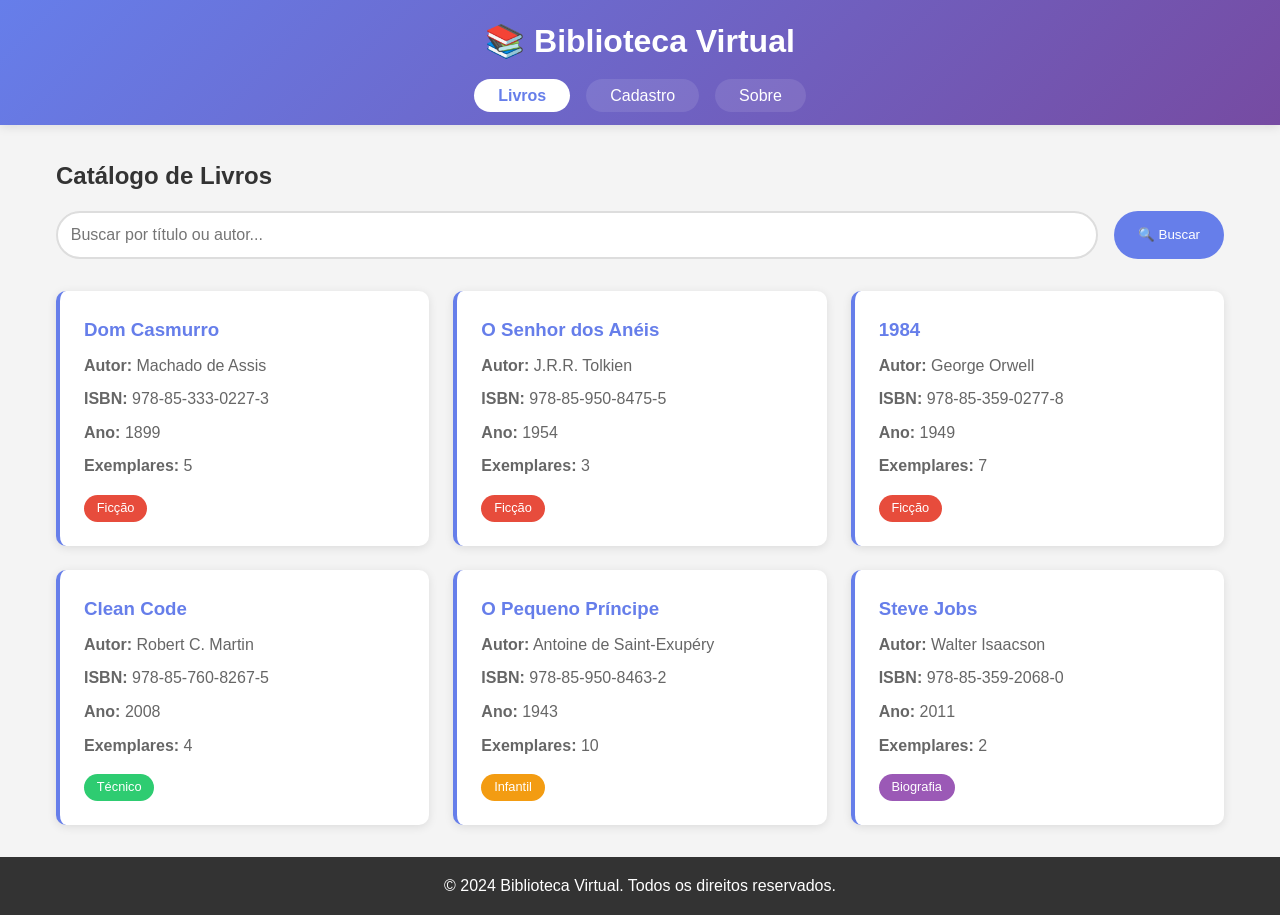
<file: index.html>
<!DOCTYPE html>
<html lang="pt-BR">
<head>
<meta charset="UTF-8">
<meta name="viewport" content="width=device-width, initial-scale=1.0">
<title>Biblioteca - Livros</title>
<link rel="stylesheet" href="styles.css">
</head>
<body>
<header>
<h1>📚 Biblioteca Virtual</h1>
<nav>
<ul>
<li><a href="index.html" class="active">Livros</a></li>
<li><a href="cadastro.html">Cadastro</a></li>
<li><a href="sobre.html">Sobre</a></li>
</ul>
</nav>
</header>
 
    <main>
<section class="search-section">
<h2>Catálogo de Livros</h2>
<div class="search-bar">
<input type="text" id="searchInput" placeholder="Buscar por título ou autor...">
<button onclick="searchBooks()">🔍 Buscar</button>
</div>
</section>
 
        <section class="books-grid" id="booksGrid">
<!-- Livros serão inseridos via JavaScript -->
</section>
 
        <div class="no-results" id="noResults" style="display: none;">
<p>Nenhum livro encontrado com esse termo.</p>
</div>
</main>
 
    <footer>
<p>&copy; 2024 Biblioteca Virtual. Todos os direitos reservados.</p>
</footer>
 
    <script src="script.js"></script>
</body>
</html>
</file>
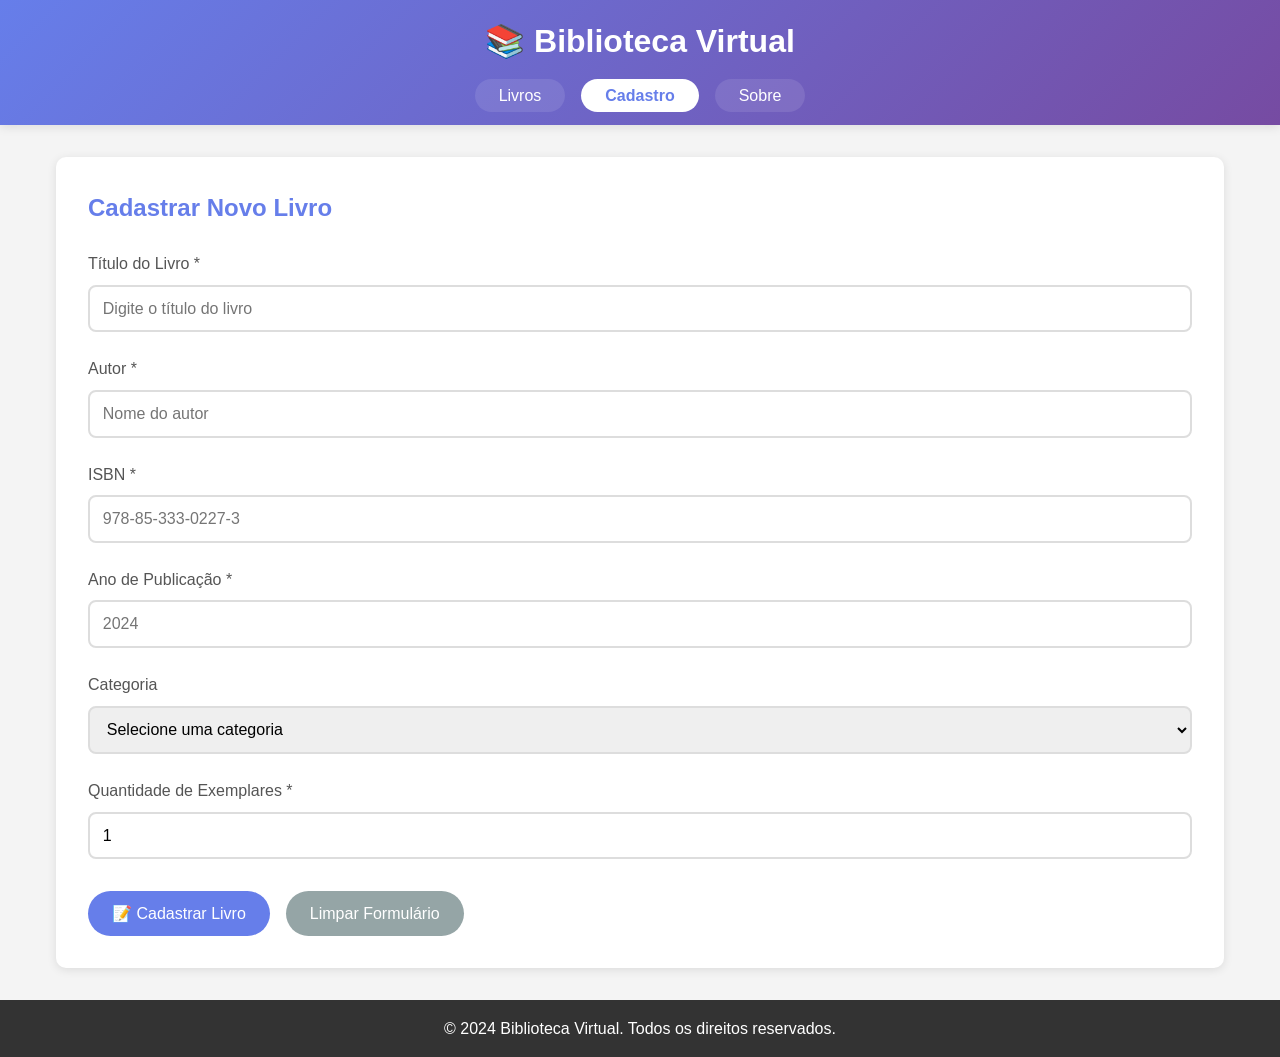
<file: cadastro.html>
<!DOCTYPE html>
<html lang="pt-BR">
<head>
    <meta charset="UTF-8">
    <meta name="viewport" content="width=device-width, initial-scale=1.0">
    <title>Biblioteca - Cadastro de Livros</title>
    <link rel="stylesheet" href="styles.css">
</head>
<body>
    <header>
        <h1>📚 Biblioteca Virtual</h1>
        <nav>
            <ul>
                <li><a href="index.html">Livros</a></li>
                <li><a href="cadastro.html" class="active">Cadastro</a></li>
                <li><a href="sobre.html">Sobre</a></li>
            </ul>
        </nav>
    </header>

    <main>
        <section class="form-section">
            <h2>Cadastrar Novo Livro</h2>
            <form id="bookForm" onsubmit="return validateForm(event)">
                <div class="form-group">
                    <label for="title">Título do Livro *</label>
                    <input type="text" id="title" name="title" required 
                           placeholder="Digite o título do livro">
                    <span class="error" id="titleError"></span>
                </div>

                <div class="form-group">
                    <label for="author">Autor *</label>
                    <input type="text" id="author" name="author" required 
                           placeholder="Nome do autor">
                    <span class="error" id="authorError"></span>
                </div>

                <div class="form-group">
                    <label for="isbn">ISBN *</label>
                    <input type="text" id="isbn" name="isbn" required 
                           placeholder="978-85-333-0227-3" maxlength="17">
                    <span class="error" id="isbnError"></span>
                </div>

                <div class="form-group">
                    <label for="year">Ano de Publicação *</label>
                    <input type="number" id="year" name="year" required 
                           placeholder="2024" min="1000" max="2024">
                    <span class="error" id="yearError"></span>
                </div>

                <div class="form-group">
                    <label for="category">Categoria</label>
                    <select id="category" name="category" required>
                        <option value="">Selecione uma categoria</option>
                        <option value="ficcao">Ficção</option>
                        <option value="nao-ficcao">Não Ficção</option>
                        <option value="tecnico">Técnico</option>
                        <option value="infantil">Infantil</option>
                        <option value="biografia">Biografia</option>
                    </select>
                    <span class="error" id="categoryError"></span>
                </div>

                <div class="form-group">
                    <label for="quantity">Quantidade de Exemplares *</label>
                    <input type="number" id="quantity" name="quantity" required 
                           min="1" max="100" value="1">
                    <span class="error" id="quantityError"></span>
                </div>

                <div class="form-actions">
                    <button type="submit" class="btn-primary">📝 Cadastrar Livro</button>
                    <button type="reset" class="btn-secondary">Limpar Formulário</button>
                </div>
            </form>

            <div class="success-message" id="successMessage" style="display: none;">
                ✅ Livro cadastrado com sucesso!
            </div>
        </section>
    </main>

    <footer>
        <p>&copy; 2024 Biblioteca Virtual. Todos os direitos reservados.</p>
    </footer>

    <script src="script.js"></script>
</body>
</html>
</file>
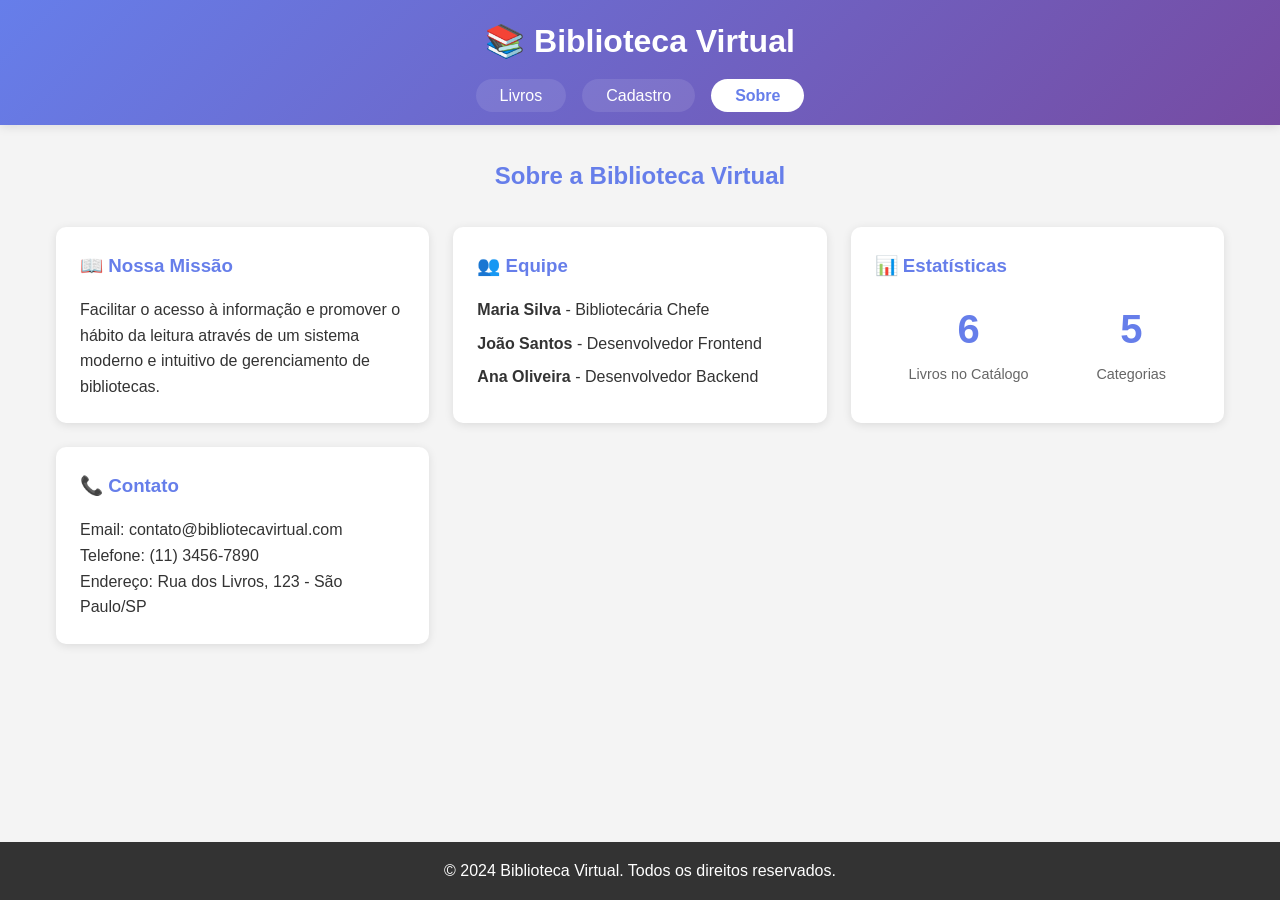
<file: sobre.html>
<!DOCTYPE html>
<html lang="pt-BR">
<head>
    <meta charset="UTF-8">
    <meta name="viewport" content="width=device-width, initial-scale=1.0">
    <title>Biblioteca - Sobre</title>
    <link rel="stylesheet" href="styles.css">
</head>
<body>
    <header>
        <h1>📚 Biblioteca Virtual</h1>
        <nav>
            <ul>
                <li><a href="index.html">Livros</a></li>
                <li><a href="cadastro.html">Cadastro</a></li>
                <li><a href="sobre.html" class="active">Sobre</a></li>
            </ul>
        </nav>
    </header>

    <main>
        <section class="about-section">
            <h2>Sobre a Biblioteca Virtual</h2>
            
            <div class="about-content">
                <div class="about-card">
                    <h3>📖 Nossa Missão</h3>
                    <p>Facilitar o acesso à informação e promover o hábito da leitura através de um sistema moderno e intuitivo de gerenciamento de bibliotecas.</p>
                </div>

                <div class="about-card">
                    <h3>👥 Equipe</h3>
                    <ul>
                        <li><strong>Maria Silva</strong> - Bibliotecária Chefe</li>
                        <li><strong>João Santos</strong> - Desenvolvedor Frontend</li>
                        <li><strong>Ana Oliveira</strong> - Desenvolvedor Backend</li>
                    </ul>
                </div>

                <div class="about-card">
                    <h3>📊 Estatísticas</h3>
                    <div class="stats">
                        <div class="stat-item">
                            <span class="stat-number" id="totalBooks">0</span>
                            <span class="stat-label">Livros no Catálogo</span>
                        </div>
                        <div class="stat-item">
                            <span class="stat-number">5</span>
                            <span class="stat-label">Categorias</span>
                        </div>
                    </div>
                </div>

                <div class="about-card">
                    <h3>📞 Contato</h3>
                    <p>Email: contato@bibliotecavirtual.com</p>
                    <p>Telefone: (11) 3456-7890</p>
                    <p>Endereço: Rua dos Livros, 123 - São Paulo/SP</p>
                </div>
            </div>
        </section>
    </main>

    <footer>
        <p>&copy; 2024 Biblioteca Virtual. Todos os direitos reservados.</p>
    </footer>

    <script src="script.js"></script>
</body>
</html>
</file>
<file: styles.css>
* {
    margin: 0;
    padding: 0;
    box-sizing: border-box;
}

body {
    font-family: 'Segoe UI', Tahoma, Geneva, Verdana, sans-serif;
    line-height: 1.6;
    color: #333;
    background-color: #f4f4f4;
    min-height: 100vh;
    display: flex;
    flex-direction: column;
}

/* Header e Navegação */
header {
    background: linear-gradient(135deg, #667eea 0%, #764ba2 100%);
    color: white;
    padding: 1rem 2rem;
    box-shadow: 0 2px 10px rgba(0,0,0,0.1);
}

header h1 {
    font-size: 2rem;
    margin-bottom: 1rem;
    text-align: center;
}

nav ul {
    list-style: none;
    display: flex;
    justify-content: center;
    gap: 1rem;
    flex-wrap: wrap;
}

nav ul li a {
    color: white;
    text-decoration: none;
    padding: 0.5rem 1.5rem;
    border-radius: 25px;
    transition: all 0.3s ease;
    background: rgba(255,255,255,0.1);
}

nav ul li a:hover {
    background: rgba(255,255,255,0.2);
    transform: translateY(-2px);
}

nav ul li a.active {
    background: white;
    color: #667eea;
    font-weight: bold;
}

/* Main Content */
main {
    flex: 1;
    max-width: 1200px;
    margin: 2rem auto;
    padding: 0 1rem;
    width: 100%;
}

/* Search Section */
.search-section {
    margin-bottom: 2rem;
}

.search-bar {
    display: flex;
    gap: 1rem;
    margin-top: 1rem;
}

.search-bar input {
    flex: 1;
    padding: 0.8rem;
    border: 2px solid #ddd;
    border-radius: 25px;
    font-size: 1rem;
}

.search-bar button {
    padding: 0.8rem 1.5rem;
    background: #667eea;
    color: white;
    border: none;
    border-radius: 25px;
    cursor: pointer;
    transition: background 0.3s;
}

.search-bar button:hover {
    background: #764ba2;
}

/* Books Grid */
.books-grid {
    display: grid;
    grid-template-columns: repeat(auto-fill, minmax(300px, 1fr));
    gap: 1.5rem;
}

.book-card {
    background: white;
    border-radius: 10px;
    padding: 1.5rem;
    box-shadow: 0 2px 10px rgba(0,0,0,0.1);
    transition: transform 0.3s, box-shadow 0.3s;
    border-left: 4px solid #667eea;
}

.book-card:hover {
    transform: translateY(-5px);
    box-shadow: 0 5px 20px rgba(0,0,0,0.15);
}

.book-card h3 {
    color: #667eea;
    margin-bottom: 0.5rem;
}

.book-card p {
    margin-bottom: 0.5rem;
    color: #666;
}

.book-card .category-badge {
    display: inline-block;
    padding: 0.2rem 0.8rem;
    background: #667eea;
    color: white;
    border-radius: 15px;
    font-size: 0.8rem;
    margin-top: 0.5rem;
}

/* Form Styles */
.form-section {
    background: white;
    padding: 2rem;
    border-radius: 10px;
    box-shadow: 0 2px 10px rgba(0,0,0,0.1);
}

.form-section h2 {
    color: #667eea;
    margin-bottom: 1.5rem;
}

.form-group {
    margin-bottom: 1.5rem;
}

.form-group label {
    display: block;
    margin-bottom: 0.5rem;
    color: #555;
    font-weight: 500;
}

.form-group input,
.form-group select {
    width: 100%;
    padding: 0.8rem;
    border: 2px solid #ddd;
    border-radius: 8px;
    font-size: 1rem;
    transition: border-color 0.3s;
}

.form-group input:focus,
.form-group select:focus {
    outline: none;
    border-color: #667eea;
}

.error {
    color: #e74c3c;
    font-size: 0.85rem;
    display: block;
    margin-top: 0.3rem;
}

.form-actions {
    display: flex;
    gap: 1rem;
    margin-top: 2rem;
}

.btn-primary, .btn-secondary {
    padding: 0.8rem 1.5rem;
    border: none;
    border-radius: 25px;
    font-size: 1rem;
    cursor: pointer;
    transition: all 0.3s;
}

.btn-primary {
    background: #667eea;
    color: white;
}

.btn-primary:hover {
    background: #764ba2;
}

.btn-secondary {
    background: #95a5a6;
    color: white;
}

.btn-secondary:hover {
    background: #7f8c8d;
}

.success-message {
    margin-top: 1.5rem;
    padding: 1rem;
    background: #d4edda;
    color: #155724;
    border-radius: 5px;
    text-align: center;
    font-weight: 500;
}

/* About Page */
.about-section h2 {
    color: #667eea;
    margin-bottom: 2rem;
    text-align: center;
}

.about-content {
    display: grid;
    grid-template-columns: repeat(auto-fit, minmax(300px, 1fr));
    gap: 1.5rem;
}

.about-card {
    background: white;
    padding: 1.5rem;
    border-radius: 10px;
    box-shadow: 0 2px 10px rgba(0,0,0,0.1);
}

.about-card h3 {
    color: #667eea;
    margin-bottom: 1rem;
}

.about-card ul {
    list-style: none;
}

.about-card ul li {
    margin-bottom: 0.5rem;
}

.stats {
    display: flex;
    justify-content: space-around;
}

.stat-item {
    text-align: center;
}

.stat-number {
    font-size: 2.5rem;
    font-weight: bold;
    color: #667eea;
    display: block;
}

.stat-label {
    font-size: 0.9rem;
    color: #666;
}

/* Footer */
footer {
    background: #333;
    color: white;
    text-align: center;
    padding: 1rem;
    margin-top: auto;
}

/* Responsive Design */
@media (max-width: 768px) {
    header h1 {
        font-size: 1.5rem;
    }
    
    nav ul {
        flex-direction: column;
        align-items: center;
    }
    
    .books-grid {
        grid-template-columns: 1fr;
    }
    
    .about-content {
        grid-template-columns: 1fr;
    }
    
    .form-actions {
        flex-direction: column;
    }
}
</file>
